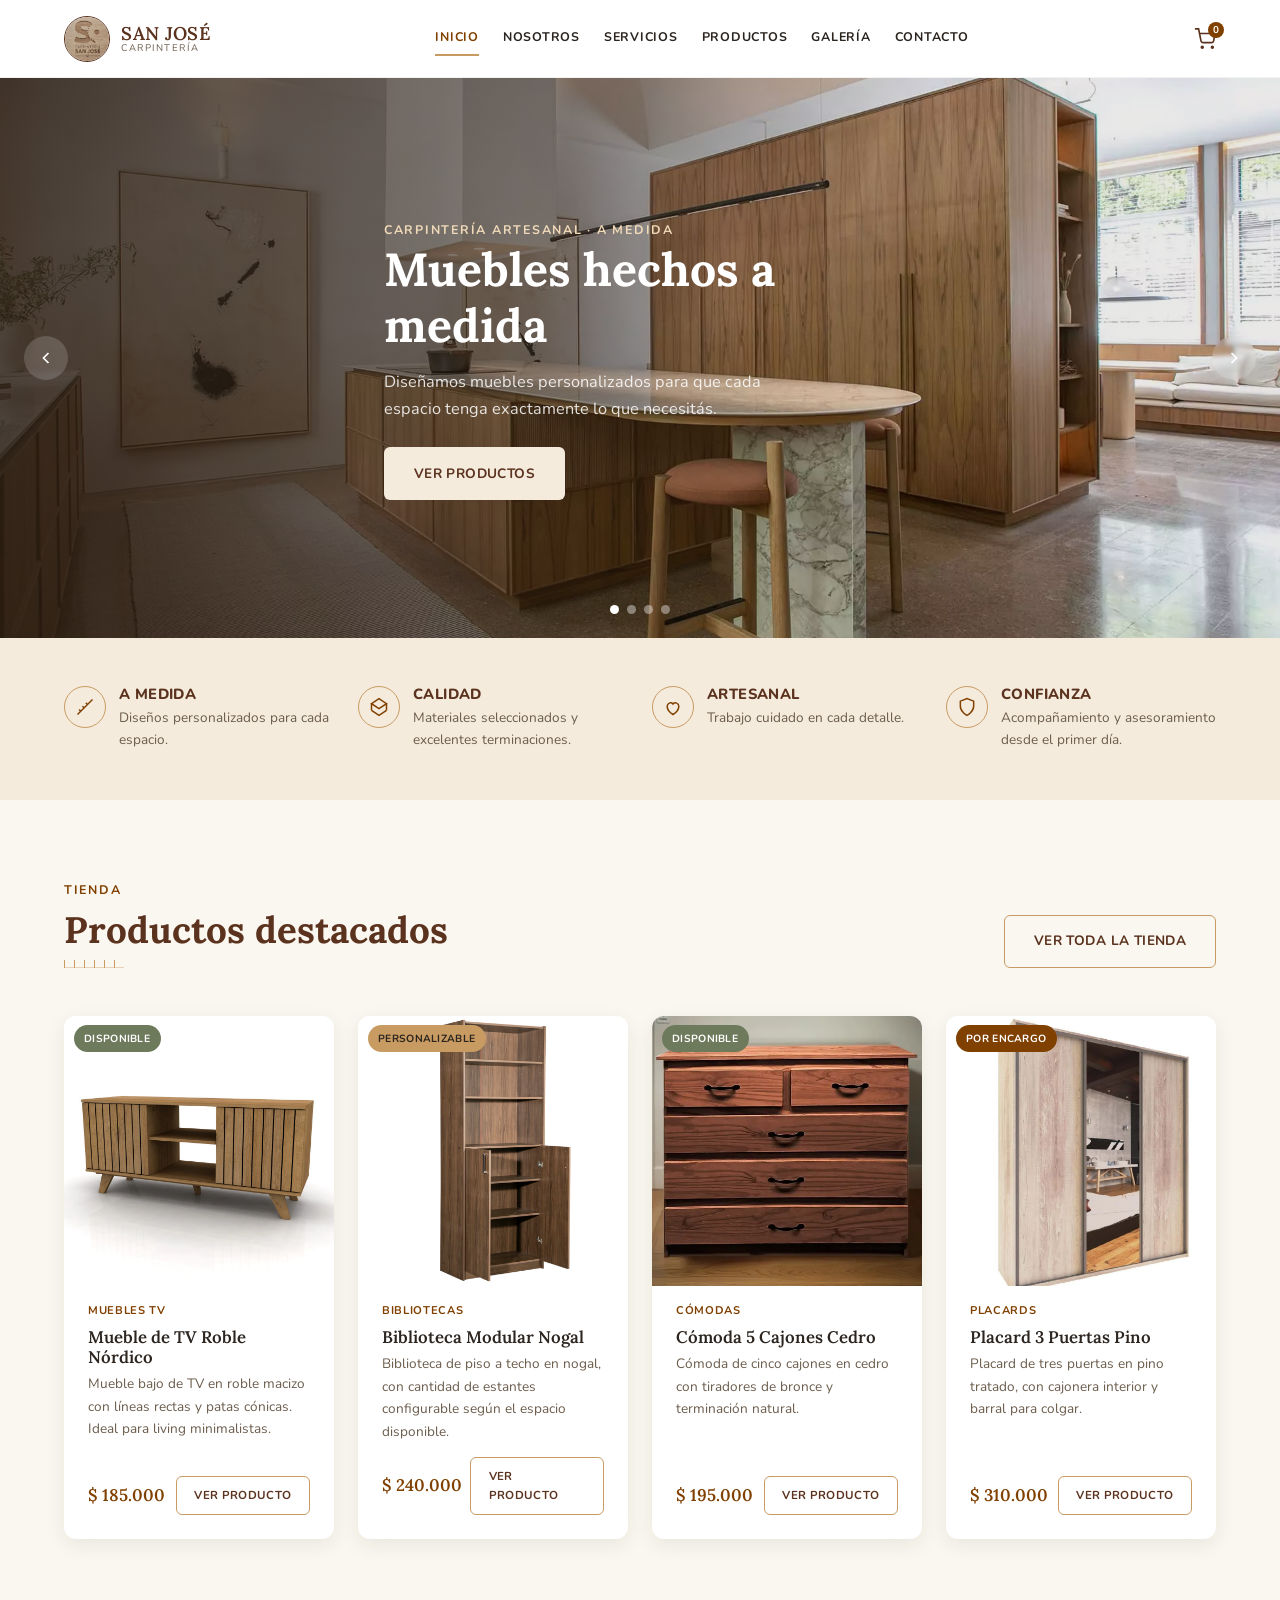
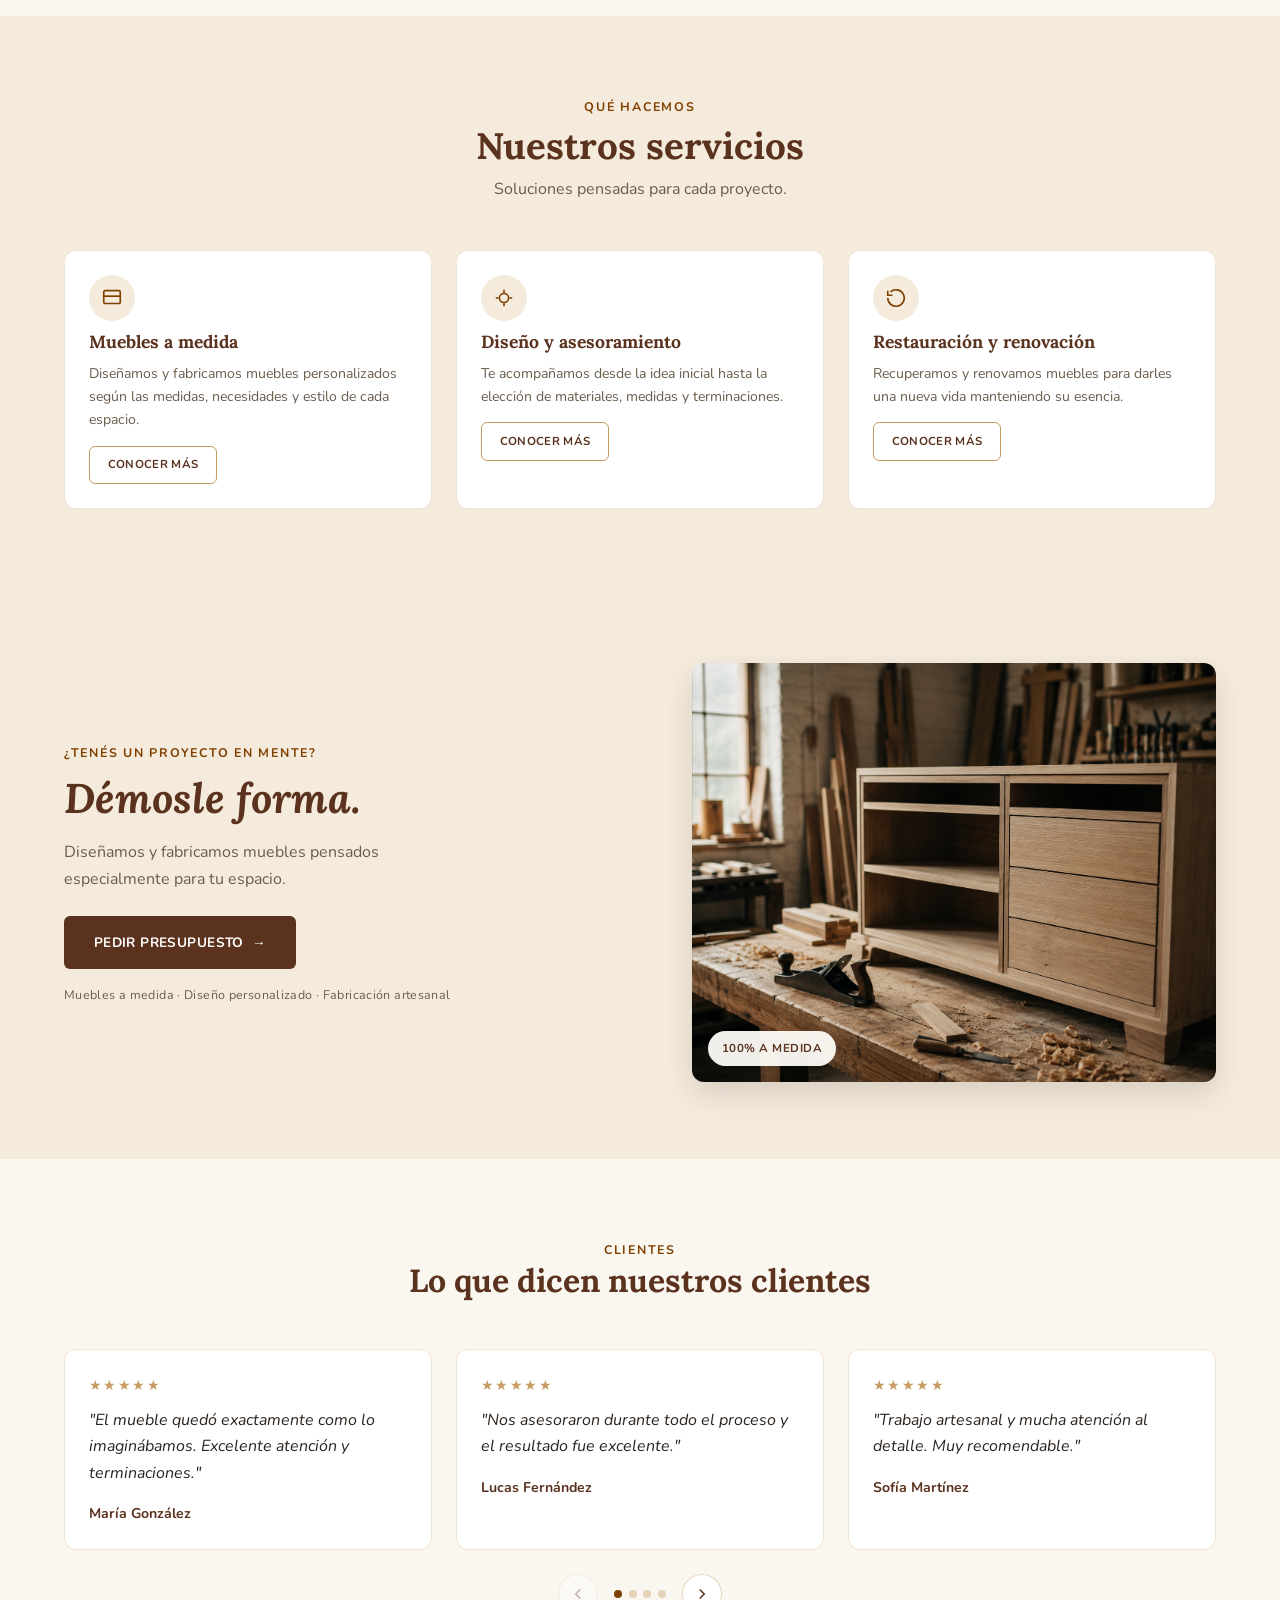
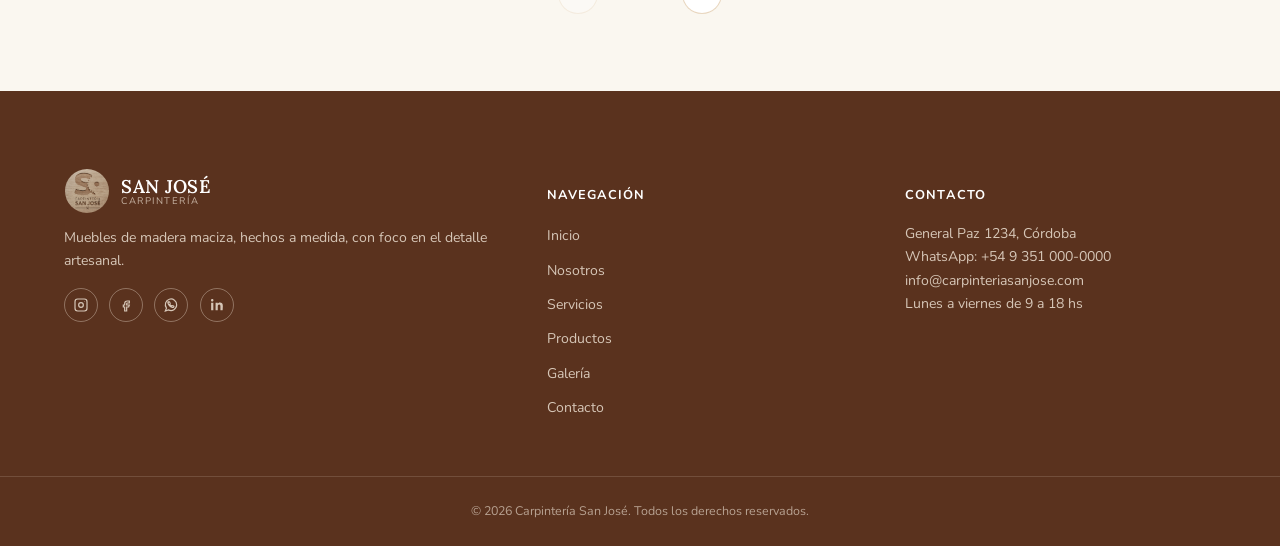
<file: index.html>
<!DOCTYPE html>
<html lang="es">

<head>
    <meta charset="UTF-8" />
    <meta name="viewport" content="width=device-width, initial-scale=1.0" />
    <title>Carpintería San José — Muebles a medida</title>
    <meta name="description"
        content="Carpintería San José: muebles de madera hechos a medida para tu hogar. Diseño, calidad y trabajo artesanal en cada mueble." />

    <link rel="preconnect" href="https://fonts.googleapis.com" />
    <link rel="preconnect" href="https://fonts.gstatic.com" crossorigin />
    <link
        href="https://fonts.googleapis.com/css2?family=Lora:wght@500;600;700&family=Nunito:wght@400;600;700;800&display=swap"
        rel="stylesheet" />

    <link rel="stylesheet" href="css/styles.css" />
</head>

<body>
    <!-- ===================== NAVBAR ===================== -->
    <header class="navbar">
        <div class="container">
            <a href="index.html" class="brand">

                <span class="brand__mark">
                    <img src="imagenes/logo/logo.png" alt="" class="brand__logo" />
                </span>

                <span class="brand__text">
                    <span class="brand__name">SAN JOSÉ</span>
                    <span class="brand__sub">Carpintería</span>
                </span>

            </a>

            <nav class="nav-links" data-menu aria-label="Navegación principal">
                <a href="index.html" aria-current="page">Inicio</a>
                <a href="nosotros.html">Nosotros</a>
                <a href="servicios.html">Servicios</a>
                <a href="productos.html">Productos</a>
                <a href="galeria.html">Galería</a>
                <a href="contacto.html">Contacto</a>
            </nav>

            <div class="nav-actions">
                <a href="carrito.html" class="cart-link" aria-label="Ver carrito">
                    <svg viewBox="0 0 24 24" fill="none" stroke="currentColor" stroke-width="1.8">
                        <circle cx="9" cy="21" r="1"></circle>
                        <circle cx="20" cy="21" r="1"></circle>
                        <path d="M1 1h4l2.68 13.39a2 2 0 0 0 2 1.61h9.72a2 2 0 0 0 2-1.61L23 6H6"></path>
                    </svg>
                    <span class="cart-link__count" data-cart-count hidden>0</span>
                </a>

                <button class="nav-toggle" data-menu-toggle aria-label="Abrir menú" aria-expanded="false">
                    <svg viewBox="0 0 24 24" fill="none" stroke="currentColor" stroke-width="2">
                        <line x1="3" y1="6" x2="21" y2="6"></line>
                        <line x1="3" y1="12" x2="21" y2="12"></line>
                        <line x1="3" y1="18" x2="21" y2="18"></line>
                    </svg>
                </button>
            </div>
        </div>
    </header>

    <main>
        <!-- ===================== HERO — CARRUSEL DE 4 IMÁGENES ===================== -->
        <section class="hero-carousel" data-hero-carousel aria-label="Presentación principal">
            <div class="hero-carousel__track">
                <article class="hero-carousel__slide hero-carousel__slide--1">
                    <div class="container hero-carousel__copy">
                        <span class="eyebrow" style="color:#f0d9b8;">Carpintería artesanal · a medida</span>
                        <h1 class="hero-carousel__title">Muebles hechos a medida</h1>
                        <p class="hero-carousel__text">
                            Diseñamos muebles personalizados para que cada espacio tenga
                            exactamente lo que necesitás.
                        </p>
                        <a href="productos.html" class="btn btn--primary">Ver productos</a>
                    </div>
                </article>

                <article class="hero-carousel__slide hero-carousel__slide--2">
                    <div class="container hero-carousel__copy">
                        <span class="eyebrow" style="color:#f0d9b8;">Diseño a tu medida</span>
                        <h1 class="hero-carousel__title">Diseño que se adapta a vos</h1>
                        <p class="hero-carousel__text">
                            Elegimos medidas, materiales y terminaciones para crear muebles únicos.
                        </p>
                        <a href="servicios.html" class="btn btn--primary">Conocé nuestros servicios</a>
                    </div>
                </article>

                <article class="hero-carousel__slide hero-carousel__slide--3">
                    <div class="container hero-carousel__copy">
                        <span class="eyebrow" style="color:#f0d9b8;">Materiales seleccionados</span>
                        <h1 class="hero-carousel__title">Calidad en cada detalle</h1>
                        <p class="hero-carousel__text">
                            Trabajamos con materiales seleccionados y cuidamos cada terminación.
                        </p>
                        <a href="nosotros.html" class="btn btn--primary">Conocé nuestra historia</a>
                    </div>
                </article>

                <article class="hero-carousel__slide hero-carousel__slide--4">
                    <div class="container hero-carousel__copy">
                        <span class="eyebrow" style="color:#f0d9b8;">Tu proyecto a medida</span>
                        <h1 class="hero-carousel__title">Tu proyecto, hecho realidad</h1>
                        <p class="hero-carousel__text">
                            Contanos qué necesitás y te ayudamos a convertir tu idea en un mueble.
                        </p>
                        <a href="configurador.html" class="btn btn--primary">Pedir presupuesto</a>
                    </div>
                </article>
            </div>

            <button class="hero-carousel__arrow hero-carousel__arrow--prev" aria-label="Diapositiva anterior">
                <svg width="20" height="20" viewBox="0 0 24 24" fill="none" stroke="currentColor" stroke-width="2">
                    <polyline points="15 18 9 12 15 6"></polyline>
                </svg>
            </button>
            <button class="hero-carousel__arrow hero-carousel__arrow--next" aria-label="Siguiente diapositiva">
                <svg width="20" height="20" viewBox="0 0 24 24" fill="none" stroke="currentColor" stroke-width="2">
                    <polyline points="9 18 15 12 9 6"></polyline>
                </svg>
            </button>
            <div class="hero-carousel__dots" role="tablist" aria-label="Seleccionar diapositiva"></div>
        </section>

        <!-- ===================== PROPUESTA DE VALOR ===================== -->
        <section class="valores">
            <div class="container valores__grid">
                <article class="valor">
                    <span class="valor__icono" aria-hidden="true">
                        <svg viewBox="0 0 24 24" fill="none" stroke="currentColor" stroke-width="1.8">
                            <path d="M3 21 21 3"></path>
                            <path d="M7 17 5 15"></path>
                            <path d="M11 13 9 11"></path>
                            <path d="M15 9 13 7"></path>
                        </svg>
                    </span>
                    <div>
                        <h3>A medida</h3>
                        <p>Diseños personalizados para cada espacio.</p>
                    </div>
                </article>

                <article class="valor">
                    <span class="valor__icono" aria-hidden="true">
                        <svg viewBox="0 0 24 24" fill="none" stroke="currentColor" stroke-width="1.8">
                            <path d="M12 2 3 8l9 6 9-6-9-6Z"></path>
                            <path d="M3 16l9 6 9-6"></path>
                            <path d="M3 8v8"></path>
                            <path d="M21 8v8"></path>
                        </svg>
                    </span>
                    <div>
                        <h3>Calidad</h3>
                        <p>Materiales seleccionados y excelentes terminaciones.</p>
                    </div>
                </article>

                <article class="valor">
                    <span class="valor__icono" aria-hidden="true">
                        <svg viewBox="0 0 24 24" fill="none" stroke="currentColor" stroke-width="1.8">
                            <path d="M12 21s-7-4.5-7-10a4 4 0 0 1 7-2.6A4 4 0 0 1 19 11c0 5.5-7 10-7 10Z"></path>
                        </svg>
                    </span>
                    <div>
                        <h3>Artesanal</h3>
                        <p>Trabajo cuidado en cada detalle.</p>
                    </div>
                </article>

                <article class="valor">
                    <span class="valor__icono" aria-hidden="true">
                        <svg viewBox="0 0 24 24" fill="none" stroke="currentColor" stroke-width="1.8">
                            <path d="M12 22s8-4 8-11V5l-8-3-8 3v6c0 7 8 11 8 11Z"></path>
                        </svg>
                    </span>
                    <div>
                        <h3>Confianza</h3>
                        <p>Acompañamiento y asesoramiento desde el primer día.</p>
                    </div>
                </article>
            </div>
        </section>

        <!-- ===================== PRODUCTOS DESTACADOS ===================== -->
        <section class="productos" id="productos-destacados">
            <div class="container">
                <div class="productos__head">
                    <div>
                        <span class="eyebrow">Tienda</span>
                        <h2>Productos destacados</h2>
                        <div class="tick-rule"></div>
                    </div>
                    <a href="productos.html" class="btn btn--outline">Ver toda la tienda</a>
                </div>

                <div class="product-grid" data-productos-destacados>
                    <!-- Generado dinámicamente desde js/productos.js -->
                </div>
            </div>
        </section>

        <!-- ===================== SERVICIOS ===================== -->
        <section class="servicios">
            <div class="container">
                <div class="servicios__head">
                    <span class="eyebrow">Qué hacemos</span>
                    <h2>Nuestros servicios</h2>
                    <p>Soluciones pensadas para cada proyecto.</p>
                </div>

                <div class="servicios__grid">
                    <article class="servicio-card">
                        <span class="servicio-card__icono" aria-hidden="true">
                            <svg viewBox="0 0 24 24" fill="none" stroke="currentColor" stroke-width="1.8">
                                <rect x="3" y="4" width="18" height="14" rx="1.5"></rect>
                                <path d="M3 10h18"></path>
                            </svg>
                        </span>
                        <h3>Muebles a medida</h3>
                        <p>Diseñamos y fabricamos muebles personalizados según las medidas, necesidades y estilo de cada
                            espacio.</p>
                        <a href="servicios.html" class="btn btn--outline btn--sm">Conocer más</a>
                    </article>

                    <article class="servicio-card">
                        <span class="servicio-card__icono" aria-hidden="true">
                            <svg viewBox="0 0 24 24" fill="none" stroke="currentColor" stroke-width="1.8">
                                <path d="M12 3v3M12 18v3M3 12h3M18 12h3"></path>
                                <circle cx="12" cy="12" r="5"></circle>
                            </svg>
                        </span>
                        <h3>Diseño y asesoramiento</h3>
                        <p>Te acompañamos desde la idea inicial hasta la elección de materiales, medidas y
                            terminaciones.</p>
                        <a href="servicios.html" class="btn btn--outline btn--sm">Conocer más</a>
                    </article>

                    <article class="servicio-card">
                        <span class="servicio-card__icono" aria-hidden="true">
                            <svg viewBox="0 0 24 24" fill="none" stroke="currentColor" stroke-width="1.8">
                                <path d="M3 12a9 9 0 1 0 3-6.7"></path>
                                <path d="M3 4v5h5"></path>
                            </svg>
                        </span>
                        <h3>Restauración y renovación</h3>
                        <p>Recuperamos y renovamos muebles para darles una nueva vida manteniendo su esencia.</p>
                        <a href="servicios.html" class="btn btn--outline btn--sm">Conocer más</a>
                    </article>
                </div>
            </div>
        </section>

        <!-- ===================== CTA "DÉMOSLE FORMA" ===================== -->
        <section class="cta-proyecto">
            <div class="container cta-proyecto__grid">
                <div class="cta-proyecto__contenido">
                    <span class="eyebrow">¿Tenés un proyecto en mente?</span>
                    <h2 class="cta-proyecto__titulo">Démosle forma.</h2>
                    <p class="cta-proyecto__texto">
                        Diseñamos y fabricamos muebles pensados especialmente para tu espacio.
                    </p>
                    <a href="configurador.html" class="btn btn--cta-proyecto">
                        Pedir presupuesto
                        <span class="cta-proyecto__flecha" aria-hidden="true">→</span>
                    </a>
                    <p class="cta-proyecto__meta">Muebles a medida · Diseño personalizado · Fabricación artesanal</p>
                </div>

                <div class="cta-proyecto__imagen">
                    <!-- Imagen sugerida: mueble de madera a medida -->
                    <div class="cta-proyecto__foto" role="img"
                        aria-label="Mueble de madera a medida fabricado de forma artesanal en el taller"></div>
                    <span class="cta-proyecto__etiqueta">100% a medida</span>
                </div>
            </div>
        </section>

        <!-- ===================== TESTIMONIOS ===================== -->
        <section class="testimonios">
            <div class="container">
                <div class="testimonios__head">
                    <span class="eyebrow">Clientes</span>
                    <h2>Lo que dicen nuestros clientes</h2>
                </div>

                <div class="testimonios-carousel" data-testimonios-carousel>
                    <div class="testimonios__viewport">
                        <div class="testimonios__track" data-testimonios-track>
                            <!-- Generado dinámicamente desde main.js (array TESTIMONIOS) -->
                        </div>
                    </div>

                    <div class="testimonios__controles">
                        <button class="testimonios__arrow testimonios__arrow--prev" aria-label="Testimonios anteriores">
                            <svg width="18" height="18" viewBox="0 0 24 24" fill="none" stroke="currentColor"
                                stroke-width="2">
                                <polyline points="15 18 9 12 15 6"></polyline>
                            </svg>
                        </button>
                        <div class="testimonios__dots" data-testimonios-dots></div>
                        <button class="testimonios__arrow testimonios__arrow--next" aria-label="Siguientes testimonios">
                            <svg width="18" height="18" viewBox="0 0 24 24" fill="none" stroke="currentColor"
                                stroke-width="2">
                                <polyline points="9 18 15 12 9 6"></polyline>
                            </svg>
                        </button>
                    </div>
                </div>
            </div>
        </section>
    </main>

    <!-- ===================== FOOTER ===================== -->
    <footer class="footer">
        <div class="container">
            <div>
                <div class="brand" style="margin-bottom: 0.75rem;">
                    <span class="brand__mark footer__brand-mark" aria-hidden="true">
                        <img src="imagenes/logo/logo.png" alt="" class="brand__logo" />
                    </span>

                    <span class="brand__text">
                        <span class="brand__name" style="color: var(--color-blanco);">SAN JOSÉ</span>
                        <span class="brand__sub" style="color: rgba(245,235,221,0.7);">Carpintería</span>
                    </span>
                </div>
                <p>Muebles de madera maciza, hechos a medida, con foco en el detalle artesanal.</p>
                <div class="footer__redes">

                    <!-- Instagram -->
                    <a href="#" aria-label="Instagram">
                        <svg viewBox="0 0 24 24" fill="none" stroke="currentColor" stroke-width="1.8">
                            <rect x="3" y="3" width="18" height="18" rx="4"></rect>
                            <circle cx="12" cy="12" r="3.5"></circle>
                            <circle cx="17.2" cy="6.8" r="0.6" fill="currentColor" stroke="none"></circle>
                        </svg>
                    </a>

                    <!-- Facebook -->
                    <a href="#" aria-label="Facebook">
                        <svg viewBox="0 0 24 24" fill="none" stroke="currentColor" stroke-width="1.8">
                            <path d="M14 9h3V6h-3a4 4 0 0 0-4 4v2H8v3h2v6h3v-6h3l1-3h-4v-2a1 1 0 0 1 1-1Z"></path>
                        </svg>
                    </a>

                    <!-- WhatsApp -->
                    <a href="#" aria-label="WhatsApp">
                        <svg viewBox="0 0 24 24" fill="none" stroke="currentColor" stroke-width="1.8">
                            <path d="M20.5 11.8a8.5 8.5 0 0 1-12.4 7.5L3.5 21l1.7-4.4A8.5 8.5 0 1 1 20.5 11.8Z"></path>
                            <path
                                d="M8.2 7.7c.2-.4.4-.4.7-.4h.6c.2 0 .4.1.5.4l.8 1.8c.1.2.1.4 0 .6l-.5.7c-.1.2-.1.4 0 .6.4.8 1.1 1.5 1.9 1.9.2.1.4.1.6 0l.7-.5c.2-.1.4-.1.6 0l1.8.8c.2.1.4.3.4.5v.6c0 .3 0 .5-.4.7-.4.2-1.4.4-2.7-.1-1.3-.5-2.4-1.3-3.3-2.2-.9-.9-1.7-2-2.2-3.3-.5-1.3-.3-2.3-.1-2.7Z">
                            </path>
                        </svg>
                    </a>

                    <!-- LinkedIn -->
                    <a href="#" aria-label="LinkedIn">
                        <svg viewBox="0 0 24 24" fill="currentColor">
                            <path
                                d="M6.5 8.5H3.2V20h3.3V8.5ZM4.85 3C3.8 3 3 3.8 3 4.85S3.8 6.7 4.85 6.7s1.85-.8 1.85-1.85S5.9 3 4.85 3ZM20.8 13.4c0-3.45-1.84-5.05-4.3-5.05-1.98 0-2.86 1.09-3.35 1.86V8.5H9.85V20h3.3v-5.68c0-1.5.28-2.95 2.14-2.95 1.83 0 1.86 1.72 1.86 3.06V20h3.3l.35-6.6Z">
                            </path>
                        </svg>
                    </a>
                </div>
            </div>

            <div>
                <h4>Navegación</h4>
                <ul>
                    <li><a href="index.html">Inicio</a></li>
                    <li><a href="nosotros.html">Nosotros</a></li>
                    <li><a href="servicios.html">Servicios</a></li>
                    <li><a href="productos.html">Productos</a></li>
                    <li><a href="galeria.html">Galería</a></li>
                    <li><a href="contacto.html">Contacto</a></li>
                </ul>
            </div>

            <div>
                <h4>Contacto</h4>
                <p>General Paz 1234, Córdoba</p>
                <p>WhatsApp: +54 9 351 000-0000</p>
                <p>info@carpinteriasanjose.com</p>
                <p>Lunes a viernes de 9 a 18 hs</p>
            </div>
        </div>

        <div class="footer__bottom">© 2026 Carpintería San José. Todos los derechos reservados.</div>
    </footer>

    

    <script src="js/data/productos.js"></script>
    <script src="js/main.js"></script>
</body>

</html>
</file>
<file: css/styles.css>
/* ============================================================
   CARPINTERÍA SAN JOSÉ — Home
   VARIABLES > RESET > BODY > NAVBAR > HERO/CAROUSEL >
   PROPUESTA DE VALOR > PRODUCTOS > SERVICIOS >
   CTA "DÉMOSLE FORMA" > TESTIMONIOS > FOOTER > RESPONSIVE
   ============================================================ */

/* ------------------ VARIABLES ------------------ */
:root {
  --color-madera: #5a321e;
  --color-marron: #804000;
  --color-crema: #f5ebdd;
  --color-fondo: #faf7f0;
  --color-blanco: #ffffff;
  --color-texto: #2b241f;
  --color-dorado: #c89b63;
  --color-texto-suave: #6b5c4c;

  --color-sage: #6e7a5c;
  --color-clay: #a15b3d;

  --font-titulo: "Lora", Georgia, serif;
  --font-texto: "Nunito", -apple-system, sans-serif;

  --radius-sm: 6px;
  --radius-md: 12px;
  --shadow-sutil: 0 6px 20px rgba(43, 36, 31, 0.08);
  --shadow-media: 0 12px 28px rgba(43, 36, 31, 0.14);

  --container-w: 1200px;
  --header-h: 78px;

  --espacio-1: 0.5rem;
  --espacio-2: 1rem;
  --espacio-3: 1.5rem;
  --espacio-4: clamp(2rem, 4vw, 3rem);
  --espacio-5: clamp(3rem, 6vw, 5rem);

  --transition: 220ms ease;
}

/* ------------------ RESET ------------------ */
* , *::before, *::after { box-sizing: border-box; }
html { scroll-behavior: smooth; }

/* ------------------ BODY ------------------ */
body {
  margin: 0;
  background: var(--color-fondo);
  color: var(--color-texto);
  font-family: var(--font-texto);
  line-height: 1.65;
  overflow-x: hidden;
}

img { max-width: 100%; display: block; }
a { color: inherit; text-decoration: none; }
ul { list-style: none; margin: 0; padding: 0; }
button { font-family: inherit; cursor: pointer; }
:focus-visible { outline: 2px solid var(--color-marron); outline-offset: 2px; }

.container { max-width: var(--container-w); margin-inline: auto; padding-inline: var(--espacio-3); }

h1, h2, h3 { font-family: var(--font-titulo); color: var(--color-madera); margin: 0; line-height: 1.2; }
p { margin: 0; color: var(--color-texto-suave); }

.eyebrow {
  font-size: 0.78rem;
  font-weight: 700;
  letter-spacing: 0.14em;
  text-transform: uppercase;
  color: var(--color-marron);
}

.tick-rule {
  height: 8px;
  width: 60px;
  margin-block: var(--espacio-1) 0;
  background-image: repeating-linear-gradient(
    to right, var(--color-dorado) 0px, var(--color-dorado) 1px,
    transparent 1px, transparent 10px
  );
  background-position: bottom left;
  border-bottom: 1px solid rgba(200, 155, 99, 0.4);
}

/* ------------------ BOTONES ------------------ */
.btn {
  display: inline-flex;
  align-items: center;
  justify-content: center;
  gap: 0.5em;
  padding: 0.9rem 1.8rem;
  border-radius: var(--radius-sm);
  border: 1.5px solid transparent;
  font-family: var(--font-texto);
  font-weight: 700;
  font-size: 0.85rem;
  letter-spacing: 0.03em;
  text-transform: uppercase;
  transition: transform var(--transition), background var(--transition), color var(--transition), border-color var(--transition);
}
.btn:hover { transform: translateY(-2px); }
.btn--primary { background: var(--color-crema); color: var(--color-madera); }
.btn--primary:hover { background: var(--color-blanco); }
.btn--outline-light { background: transparent; color: var(--color-blanco); border-color: rgba(255,255,255,0.7); }
.btn--outline-light:hover { background: rgba(255,255,255,0.12); }
.btn--outline { background: transparent; color: var(--color-madera); border-color: var(--color-dorado); }
.btn--outline:hover { background: var(--color-madera); color: var(--color-blanco); border-color: var(--color-madera); }
.btn--sm { padding: 0.55rem 1.1rem; font-size: 0.72rem; }
.btn--cta { background: var(--color-crema); color: var(--color-madera); }
.btn--cta:hover { background: var(--color-blanco); }

/* ------------------ NAVBAR ------------------ */
.navbar {
  position: sticky;
  top: 0;
  z-index: 100;
  height: var(--header-h);
  background: var(--color-blanco);
  border-bottom: 1px solid rgba(43, 36, 31, 0.06);
}
.navbar .container { height: 100%; display: flex; align-items: center; justify-content: space-between; gap: var(--espacio-3); }

.brand { display: flex; align-items: center; gap: 0.7rem; }
.brand {
  display: flex;
  align-items: center;
  gap: 0.7rem;
}

.brand__mark {
  width: 46px;
  height: 46px;
  border-radius: 50%;
  overflow: hidden;
  flex-shrink: 0;
  position: relative;
  border: 1.5px solid var(--color-madera);
}

.brand__logo {
  width: 100%;
  height: 100%;
  object-fit: cover;
  object-position: center 25%;
  transform: scale(1.1);
}
.brand__text { display: flex; flex-direction: column; line-height: 1.1; }
.brand__name { font-family: var(--font-titulo); font-size: 1.15rem; font-weight: 600; color: var(--color-madera); letter-spacing: 0.02em; }
.brand__sub { font-size: 0.6rem; letter-spacing: 0.16em; text-transform: uppercase; color: var(--color-texto-suave); }

.nav-links { display: flex; align-items: center; gap: var(--espacio-3); }
.nav-links a {
  font-size: 0.78rem; font-weight: 700; letter-spacing: 0.06em; text-transform: uppercase;
  color: var(--color-texto); padding-block: 0.4rem; border-bottom: 2px solid transparent;
  transition: color var(--transition), border-color var(--transition);
}
.nav-links a:hover, .nav-links a[aria-current="page"] { color: var(--color-marron); border-color: var(--color-dorado); }

.nav-actions { display: flex; align-items: center; gap: var(--espacio-2); }
.cart-link { position: relative; display: inline-flex; color: var(--color-madera); }
.cart-link svg { width: 22px; height: 22px; }
.cart-link__count {
  position: absolute; top: -6px; right: -8px; min-width: 16px; height: 16px; padding-inline: 3px;
  border-radius: 50%; background: var(--color-marron); color: var(--color-blanco);
  font-size: 0.62rem; font-weight: 700; display: grid; place-items: center;
}
.nav-toggle { display: none; background: none; border: none; color: var(--color-madera); padding: 0.3rem; }
.nav-toggle svg { width: 24px; height: 24px; }

/* ------------------ HERO / CAROUSEL ------------------ */
.hero-carousel {
  position: relative;
  overflow: hidden;
  min-height: 560px;
}

.hero-carousel__track {
  display: flex;
  transition: transform 550ms ease;
  height: 560px;
}

.hero-carousel__slide {
  min-width: 100%;
  position: relative;
  display: flex;
  align-items: center;
  background:
    linear-gradient(100deg, rgba(43,30,20,0.86) 0%, rgba(43,30,20,0.55) 42%, rgba(43,30,20,0.1) 68%),
    var(--slide-bg, radial-gradient(ellipse at 75% 35%, #a9734a 0%, #7a5334 38%, #4a3221 72%, #2e2013 100%));
  background-size: cover;
  background-position: center;
}
/* Reemplazar --slide-bg por imagenes/home/hero-N.jpg cuando existan las fotos */
.hero-carousel__slide--1 { --slide-bg: url("../imagenes/home/hero--1.jpg"); }
.hero-carousel__slide--2 { --slide-bg: url("../imagenes/home/hero--2.jpg"); }
.hero-carousel__slide--3 { --slide-bg: url("../imagenes/home/hero--3.jpg"); }
.hero-carousel__slide--4 { --slide-bg: url("../imagenes/home/hero--4.jpg"); }

.hero-carousel__slide .container { position: relative; z-index: 1; }
.hero-carousel__copy { max-width: 560px; }
.hero-carousel__title { color: var(--color-blanco); font-size: clamp(2rem, 4vw, 2.9rem); }
.hero-carousel__text { color: rgba(255,255,255,0.85); font-size: 1.02rem; margin-top: var(--espacio-2); max-width: 42ch; }
.hero-carousel__slide .btn { margin-top: var(--espacio-3); }

.hero-carousel__arrow {
  position: absolute; top: 50%; translate: 0 -50%; z-index: 2;
  width: 44px; height: 44px; border-radius: 50%; border: none;
  background: rgba(255,255,255,0.16); color: var(--color-blanco);
  display: grid; place-items: center; backdrop-filter: blur(2px);
  transition: background var(--transition);
}
.hero-carousel__arrow:hover { background: rgba(255,255,255,0.3); }
.hero-carousel__arrow--prev { left: var(--espacio-3); }
.hero-carousel__arrow--next { right: var(--espacio-3); }

.hero-carousel__dots {
  position: absolute; bottom: var(--espacio-3); left: 0; right: 0; z-index: 2;
  display: flex; justify-content: center; gap: 0.5rem;
}
.hero-carousel__dot { width: 9px; height: 9px; border-radius: 50%; border: none; background: rgba(255,255,255,0.4); padding: 0; }
.hero-carousel__dot[aria-selected="true"] { background: var(--color-blanco); }

/* ------------------ PROPUESTA DE VALOR ------------------ */
.valores { background: var(--color-crema); padding-block: var(--espacio-4); }
.valores__grid { display: grid; grid-template-columns: repeat(4, 1fr); gap: var(--espacio-3); }
.valor { display: flex; align-items: flex-start; gap: 0.8rem; }
.valor__icono {
  width: 42px; height: 42px; border: 1.5px solid var(--color-dorado); border-radius: 50%;
  display: grid; place-items: center; color: var(--color-marron); flex-shrink: 0;
}
.valor__icono svg { width: 20px; height: 20px; }
.valor h3 { font-family: var(--font-texto); font-size: 0.92rem; font-weight: 800; text-transform: uppercase; letter-spacing: 0.03em; color: var(--color-madera); }
.valor p { font-size: 0.85rem; margin-top: 0.2rem; }

/* ------------------ PRODUCTOS DESTACADOS ------------------ */
.productos { padding-block: var(--espacio-5); }
.productos__head {
  display: flex; align-items: flex-end; justify-content: space-between;
  gap: var(--espacio-2); margin-bottom: var(--espacio-4); flex-wrap: wrap;
}
.productos__head h2 { font-size: clamp(1.7rem, 3vw, 2.3rem); margin-top: 0.3rem; }

.product-grid { display: grid; grid-template-columns: repeat(4, 1fr); gap: var(--espacio-3); }

.product-card {
  background: var(--color-blanco);
  border-radius: var(--radius-md);
  overflow: hidden;
  box-shadow: var(--shadow-sutil);
  display: flex;
  flex-direction: column;
  transition: transform var(--transition), box-shadow var(--transition);
}
.product-card:hover { transform: translateY(-3px); box-shadow: var(--shadow-media); }

.product-card__media {
  aspect-ratio: 4 / 3;
  position: relative;
  background: linear-gradient(135deg, var(--color-crema), var(--color-dorado));
}
.product-card__media img { width: 100%; height: 100%; object-fit: cover; }

.product-card__estado {
  position: absolute; top: 0.6rem; left: 0.6rem;
  font-size: 0.65rem; font-weight: 700; text-transform: uppercase; letter-spacing: 0.03em;
  padding: 0.28rem 0.65rem; border-radius: 999px; color: var(--color-blanco);
}
.estado--disponible { background: var(--color-sage); }
.estado--personalizable { background: var(--color-dorado); color: var(--color-texto); }
.estado--pedido { background: var(--color-marron); }
.estado--agotado { background: var(--color-clay); }

.product-card__body { padding: var(--espacio-2) var(--espacio-3) var(--espacio-3); display: flex; flex-direction: column; gap: 0.4rem; flex: 1; }
.product-card__categoria { font-size: 0.7rem; font-weight: 700; letter-spacing: 0.06em; color: var(--color-marron); }
.product-card__nombre { font-family: var(--font-titulo); font-size: 1.05rem; font-weight: 600; color: var(--color-texto); }
.product-card__descripcion { font-size: 0.85rem; }
.product-card__footer { margin-top: auto; display: flex; align-items: center; justify-content: space-between; padding-top: 0.5rem; gap: 0.5rem; }
.product-card__precio { font-family: var(--font-titulo); font-size: 1.05rem; color: var(--color-marron); font-weight: 600; white-space: nowrap; }

/* ------------------ SERVICIOS ------------------ */
.servicios { background: var(--color-crema); padding-block: var(--espacio-5); }
.servicios__head { text-align: center; max-width: 560px; margin-inline: auto; margin-bottom: var(--espacio-4); }
.servicios__head h2 { font-size: clamp(1.7rem, 3vw, 2.3rem); margin-top: 0.3rem; }
.servicios__head p { margin-top: var(--espacio-1); }

.servicios__grid { display: grid; grid-template-columns: repeat(3, 1fr); gap: var(--espacio-3); }

.servicio-card {
  background: var(--color-blanco);
  border: 1px solid rgba(200, 155, 99, 0.25);
  border-radius: var(--radius-md);
  padding: var(--espacio-3);
  display: flex;
  flex-direction: column;
  gap: 0.6rem;
  transition: transform var(--transition), box-shadow var(--transition);
}
.servicio-card:hover { transform: translateY(-3px); box-shadow: var(--shadow-sutil); }

.servicio-card__icono {
  width: 46px; height: 46px; border-radius: 50%; background: var(--color-crema);
  color: var(--color-marron); display: grid; place-items: center; flex-shrink: 0;
}
.servicio-card__icono svg { width: 22px; height: 22px; }
.servicio-card h3 { font-size: 1.1rem; }
.servicio-card p { font-size: 0.88rem; }
.servicio-card .btn { align-self: flex-start; margin-top: 0.3rem; }

/* ------------------ CTA: "Démosle forma" ------------------ */
.cta-proyecto { background: var(--color-crema); padding-block: var(--espacio-5); }

.cta-proyecto__grid {
  display: grid;
  grid-template-columns: 1.05fr 0.95fr;
  gap: var(--espacio-4);
  align-items: center;
}

.cta-proyecto__contenido { max-width: 460px; }
.cta-proyecto__titulo {
  font-size: clamp(2rem, 3.4vw, 2.6rem);
  font-style: italic;
  margin-top: var(--espacio-1);
}
.cta-proyecto__texto { margin-top: var(--espacio-2); font-size: 1rem; max-width: 40ch; }

.btn--cta-proyecto {
  margin-top: var(--espacio-3);
  background: var(--color-madera);
  color: var(--color-blanco);
  gap: 0.6em;
}
.btn--cta-proyecto:hover { background: var(--color-marron); }

.cta-proyecto__flecha {
  display: inline-block;
  transition: transform var(--transition);
}
.btn--cta-proyecto:hover .cta-proyecto__flecha { transform: translateX(5px); }

.cta-proyecto__meta {
  margin-top: var(--espacio-2);
  font-size: 0.78rem;
  letter-spacing: 0.03em;
  color: var(--color-texto-suave);
}

/* Imagen + etiqueta flotante */
.cta-proyecto__imagen {
  position: relative;
  border-radius: var(--radius-md);
  overflow: hidden;
  box-shadow: var(--shadow-media);
}

.cta-proyecto__foto {
  aspect-ratio: 4 / 3.2;
  background: url("../imagenes/home/cta-demosle-forma.jpg") center / cover;
  transform: scale(1);
  transition: transform 450ms ease;
}
/* Reemplazar por: background: url('imagenes/home/cta-mueble.jpg') center/cover; */
.cta-proyecto__imagen:hover .cta-proyecto__foto { transform: scale(1.06); }

.cta-proyecto__etiqueta {
  position: absolute;
  bottom: var(--espacio-2);
  left: var(--espacio-2);
  background: rgba(255, 253, 249, 0.94);
  color: var(--color-madera);
  font-size: 0.72rem;
  font-weight: 700;
  letter-spacing: 0.04em;
  text-transform: uppercase;
  padding: 0.5rem 0.9rem;
  border-radius: 999px;
  box-shadow: var(--shadow-sutil);
  transition: transform var(--transition), background var(--transition);
}
.cta-proyecto__imagen:hover .cta-proyecto__etiqueta {
  transform: translateY(-3px);
  background: var(--color-blanco);
}

/* ------------------ TESTIMONIOS ------------------ */
.testimonios { padding-block: var(--espacio-5); }
.testimonios__head { text-align: center; }
.testimonios__head h2 { font-size: clamp(1.5rem, 2.6vw, 2rem); }

.testimonios-carousel { position: relative; margin-top: var(--espacio-4); }
.testimonios__viewport { overflow: hidden; }
.testimonios__track { display: flex; gap: var(--espacio-3); transition: transform 450ms ease; }

.testimonio {
  flex: 0 0 calc((100% - (2 * var(--espacio-3))) / 3);
  background: var(--color-blanco);
  border: 1px solid rgba(200,155,99,0.25);
  border-radius: var(--radius-md);
  padding: var(--espacio-3);
}
.testimonio__estrellas { color: var(--color-dorado); letter-spacing: 0.1em; font-size: 0.9rem; }
.testimonio__texto { margin-top: 0.6rem; font-style: italic; color: var(--color-texto); }
.testimonio__autor { margin-top: var(--espacio-2); font-weight: 700; color: var(--color-madera); font-size: 0.88rem; }

.testimonios__arrow {
  width: 40px; height: 40px; border-radius: 50%; border: 1px solid rgba(200,155,99,0.4);
  background: var(--color-blanco); color: var(--color-madera); display: grid; place-items: center;
  transition: background var(--transition), opacity var(--transition);
}
.testimonios__arrow:hover { background: var(--color-crema); }
.testimonios__arrow:disabled { opacity: 0.35; cursor: default; }

.testimonios__controles { display: flex; align-items: center; justify-content: center; gap: var(--espacio-2); margin-top: var(--espacio-3); }
.testimonios__dots { display: flex; gap: 0.4rem; }
.testimonios__dot { width: 8px; height: 8px; border-radius: 50%; border: none; background: rgba(200,155,99,0.4); padding: 0; }
.testimonios__dot[aria-selected="true"] { background: var(--color-marron); }

/* ------------------ FOOTER ------------------ */
.footer { background: var(--color-madera); color: rgba(245,235,221,0.85); padding-block: var(--espacio-5) var(--espacio-3); }
.footer .container { display: grid; grid-template-columns: 1.4fr 1fr 1fr; gap: var(--espacio-4); }
.footer h4 { color: var(--color-blanco); font-family: var(--font-texto); font-size: 0.8rem; text-transform: uppercase; letter-spacing: 0.08em; margin-bottom: var(--espacio-2); }
.footer a, .footer p { color: rgba(245,235,221,0.8); font-size: 0.88rem; }
.footer ul li { margin-bottom: 0.5rem; }
.footer a:hover { color: var(--color-blanco); }
.footer__redes { display: flex; gap: 0.7rem; margin-top: var(--espacio-2); }
.footer__redes a { width: 34px; height: 34px; border: 1px solid rgba(245,235,221,0.35); border-radius: 50%; display: grid; place-items: center; }
.footer__redes svg { width: 16px; height: 16px; }
.footer__bottom { margin-top: var(--espacio-4); padding-top: var(--espacio-3); border-top: 1px solid rgba(245,235,221,0.15); text-align: center; font-size: 0.78rem; color: rgba(245,235,221,0.6); }

/* ------------------ RESPONSIVE ------------------ */
@media (max-width: 992px) {
  .valores__grid { grid-template-columns: repeat(2, 1fr); }
  .product-grid { grid-template-columns: repeat(2, 1fr); }
  .servicios__grid { grid-template-columns: 1fr; }
  .footer .container { grid-template-columns: 1fr 1fr; }
  .testimonio { flex: 0 0 calc((100% - var(--espacio-3)) / 2); }
}

@media (max-width: 860px) {
  .nav-toggle { display: inline-flex; }
  .nav-links {
    position: absolute; top: var(--header-h); left: 0; right: 0; background: var(--color-blanco);
    border-bottom: 1px solid rgba(43,36,31,0.08); flex-direction: column; align-items: flex-start;
    padding: var(--espacio-2) var(--espacio-3); gap: var(--espacio-2); display: none;
  }
  .nav-links.is-open { display: flex; }

  .hero-carousel, .hero-carousel__track { min-height: 480px; height: 480px; }
  .hero-carousel__arrow { width: 36px; height: 36px; }

  .cta-proyecto__grid { gap: var(--espacio-3); }
  .cta-proyecto__contenido { max-width: none; }
}

@media (max-width: 760px) {
  .valores__grid { grid-template-columns: 1fr; }
  .product-grid { grid-template-columns: 1fr; }
  .footer .container { grid-template-columns: 1fr; }
  .productos__head { flex-direction: column; align-items: flex-start; }
  .testimonio { flex: 0 0 100%; }

  .cta-proyecto__grid { grid-template-columns: 1fr; }
  .cta-proyecto__imagen { order: 2; }
  .cta-proyecto__contenido { order: 1; text-align: left; }
}
</file>
